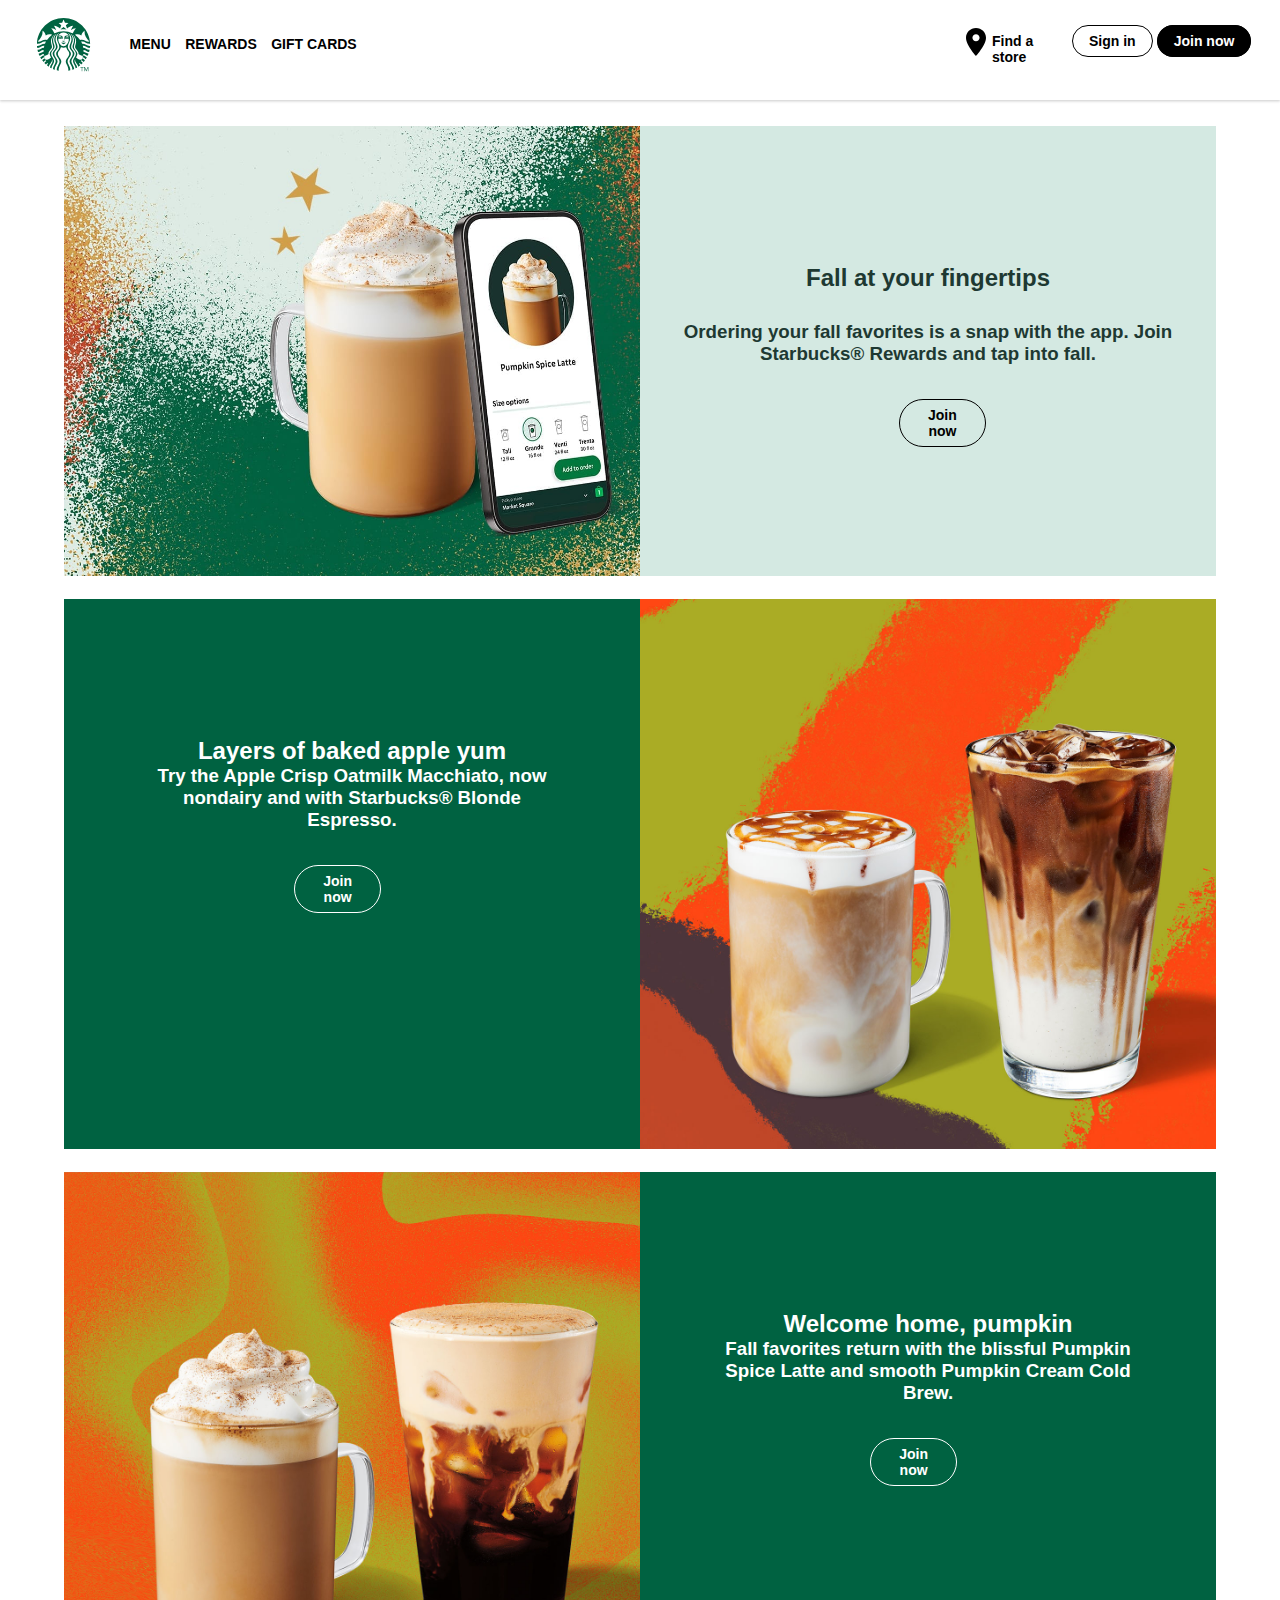
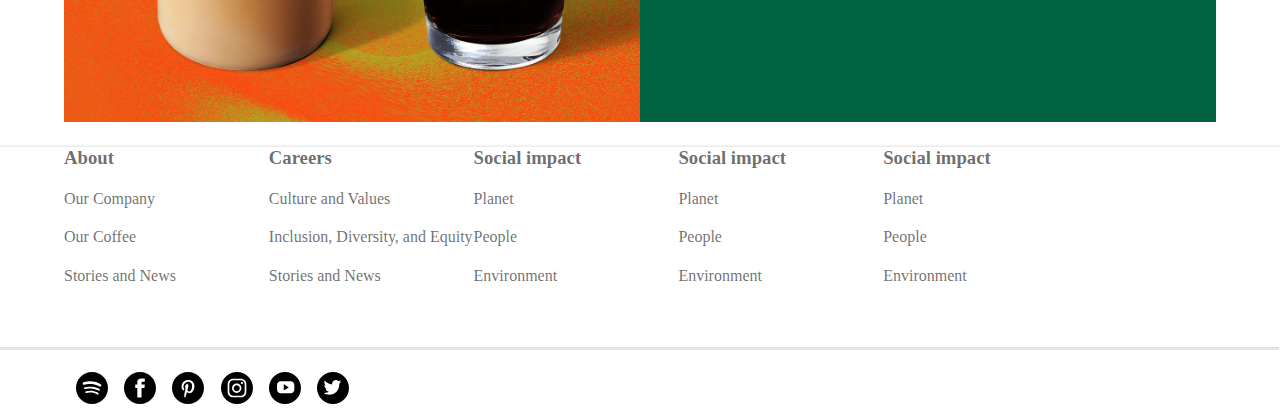
<file: index.html>
<!DOCTYPE html>
<html lang="en">

<head>
    <meta charset="UTF-8">
    <meta http-equiv="X-UA-Compatible" content="IE=edge">
    <meta name="viewport" content="width=device-width, initial-scale=1.0">
    <link rel="stylesheet" href="./assets/indexcss.css">
    <title>Document</title>
</head>

<body>
    <div class="navcss">
        <!-- sol teref -->
        <div class="leftnav">
            <div class="svgcss">
                <svg class="block" focusable="false" height="100%" viewBox="0 0 62 62" width="100%"
                    xmlns="http://www.w3.org/2000/svg">
                    <circle cx="31" cy="31" fill="#fff" r="30.002"></circle>
                    <path
                        d="M34.017 13.969c-.263-.047-1.531-.26-3.017-.26s-2.754.212-3.017.26c-.151.027-.209-.121-.094-.207.104-.077 3.11-2.365 3.11-2.365l3.109 2.365c.117.086.06.234-.091.207zm-5.194 14.856s-.159.057-.201.197c.63.484 1.064 1.585 2.378 1.585s1.748-1.101 2.377-1.585c-.041-.141-.2-.197-.2-.197s-.823.194-2.177.194-2.177-.194-2.177-.194zm2.177-1.853c-.365 0-.445-.138-.694-.137-.237.001-.697.19-.797.363.007.088.039.167.103.237.532.08.772.376 1.389.376s.856-.296 1.389-.376c.062-.07.096-.148.103-.237-.099-.173-.56-.361-.798-.363-.25-.002-.331.137-.695.137zm29.956 5.673c-.038.717-.102 1.428-.19 2.131-3.396.562-4.61-2.464-8.089-2.312.208.738.377 1.49.507 2.258 2.869-.002 4.025 2.68 7.217 2.285-.168.82-.37 1.629-.603 2.426-2.524.248-3.413-2.26-6.334-2.191.024.416.037.836.037 1.26l-.012.701 5.672 2.164c-.297.807-.629 1.596-.991 2.369-1.705-.094-2.293-2.281-4.887-2.107-.078.561-.177 1.115-.295 1.662 2.253-.158 2.738 1.916 4.352 2.084-.411.75-.854 1.48-1.325 2.191-.956-.512-1.785-2.057-3.598-2.152.186-.574.349-1.156.487-1.748-1.608 0-3.447-.627-4.989-2.031.5-2.846-3.917-5.744-3.917-7.828 0-2.264 1.145-3.517 1.145-6.569 0-2.265-1.1-4.722-2.759-6.401-.321-.326-.65-.59-1.028-.827 1.524 1.886 2.694 4.122 2.694 6.712 0 2.874-1.337 4.391-1.337 7.044 0 2.652 3.88 4.947 3.88 7.682 0 1.076-.344 2.127-1.478 4.191 1.742 1.74 4.011 2.689 5.475 2.689.475 0 .73-.145.9-.518.146-.322.285-.648.416-.977 1.577.061 2.299 1.494 3.172 2.066-.479.643-.982 1.264-1.509 1.865-.585-.648-1.371-1.738-2.522-2.041-.206.4-.424.795-.653 1.182.991.27 1.669 1.27 2.194 1.928-.566.586-1.155 1.148-1.768 1.688-.383-.596-.979-1.352-1.647-1.76-.247.334-.504.66-.769.977.568.385 1.069 1.078 1.396 1.643-.708.568-1.44 1.107-2.198 1.611-.374-3.047-4.533-5.135-3.412-8.67-.368.623-.807 1.402-.807 2.34 0 2.559 2.726 4.59 2.943 7.133-.565.338-1.143.656-1.732.957-.098-2.795-2.984-5.854-2.984-8.148 0-2.561 3.354-5.133 3.354-8.156 0-3.025-3.87-5.119-3.87-7.775 0-2.654 1.646-4.181 1.646-7.583 0-2.492-1.184-5.014-3.013-6.625-.324-.286-.643-.513-1.026-.712 1.725 2.069 2.725 3.946 2.725 6.794 0 3.199-1.886 4.975-1.886 8.107 0 3.133 3.798 4.875 3.798 7.795s-3.535 5.381-3.535 8.381c0 2.729 3.116 5.453 3.162 8.691-.681.297-1.375.568-2.081.814.396-3.271-3.111-6.645-3.111-9.314 0-2.918 3.667-5.426 3.667-8.572 0-3.148-3.728-4.611-3.728-7.842 0-3.229 2.287-5.017 2.287-8.585 0-2.781-1.373-5.282-3.379-6.832l-.127-.096c-.189-.14-.345.029-.211.195 1.42 1.773 2.179 3.566 2.179 6.221 0 3.264-2.627 5.916-2.627 9.078 0 3.732 3.528 4.799 3.528 7.861 0 3.061-3.783 5.51-3.783 8.76 0 3.014 3.58 6.359 2.966 9.838-.718.186-1.446.348-2.185.48.672-4.332-2.84-7.443-2.84-10.277 0-3.068 3.918-5.803 3.918-8.801 0-2.828-2.812-3.752-3.182-6.645-.051-.395-.368-.688-.805-.615-.571.104-1.303.48-2.453.48s-1.882-.377-2.454-.48c-.436-.072-.753.221-.804.615-.369 2.893-3.183 3.816-3.183 6.645 0 2.998 3.919 5.732 3.919 8.801 0 2.834-3.512 5.945-2.841 10.277-.738-.133-1.467-.295-2.185-.48-.614-3.479 2.967-6.824 2.967-9.838 0-3.25-3.784-5.699-3.784-8.76 0-3.062 3.529-4.129 3.529-7.861 0-3.162-2.628-5.813-2.628-9.078 0-2.654.759-4.447 2.18-6.221.133-.166-.022-.335-.212-.195l-.126.096c-2.004 1.546-3.376 4.047-3.376 6.828 0 3.568 2.287 5.356 2.287 8.585 0 3.23-3.728 4.693-3.728 7.842 0 3.146 3.667 5.654 3.667 8.572 0 2.67-3.507 6.043-3.11 9.314-.707-.246-1.401-.518-2.082-.814.047-3.238 3.161-5.963 3.161-8.691 0-3-3.533-5.461-3.533-8.381s3.796-4.662 3.796-7.795c0-3.132-1.885-4.908-1.885-8.107 0-2.848.999-4.725 2.724-6.794-.384.199-.702.426-1.025.712-1.829 1.611-3.012 4.133-3.012 6.625 0 3.402 1.646 4.929 1.646 7.583 0 2.656-3.87 4.75-3.87 7.775 0 3.023 3.354 5.596 3.354 8.156 0 2.295-2.888 5.354-2.985 8.148-.589-.301-1.167-.619-1.732-.957.218-2.543 2.943-4.574 2.943-7.133 0-.938-.438-1.717-.807-2.34 1.121 3.535-3.038 5.623-3.412 8.67-.758-.504-1.491-1.043-2.198-1.611.326-.564.827-1.258 1.396-1.643-.266-.316-.522-.643-.769-.977-.669.408-1.266 1.164-1.648 1.76-.611-.539-1.201-1.102-1.767-1.688.525-.658 1.203-1.658 2.194-1.928-.229-.387-.447-.781-.653-1.182-1.151.303-1.938 1.393-2.522 2.041-.527-.602-1.031-1.223-1.509-1.865.873-.572 1.595-2.006 3.171-2.066.132.328.271.654.417.977.17.373.426.518.9.518 1.464 0 3.732-.949 5.475-2.689-1.134-2.064-1.478-3.115-1.478-4.191 0-2.734 3.88-5.029 3.88-7.682 0-2.653-1.337-4.17-1.337-7.044 0-2.59 1.17-4.826 2.694-6.712-.378.237-.707.501-1.028.827-1.659 1.68-2.759 4.136-2.759 6.401 0 3.052 1.146 4.305 1.146 6.569 0 2.084-4.418 4.982-3.918 7.828-1.542 1.404-3.381 2.031-4.99 2.031.14.592.303 1.174.487 1.748-1.812.096-2.641 1.641-3.598 2.152-.472-.711-.914-1.441-1.325-2.191 1.613-.168 2.099-2.242 4.353-2.084-.118-.547-.218-1.102-.296-1.662-2.594-.174-3.182 2.014-4.887 2.107-.362-.773-.694-1.562-.991-2.369l5.673-2.164-.012-.701c0-.424.013-.844.036-1.26-2.921-.068-3.81 2.439-6.334 2.191-.232-.797-.435-1.605-.602-2.426 3.19.395 4.347-2.287 7.217-2.285.13-.768.299-1.52.506-2.258-3.479-.151-4.693 2.875-8.088 2.312-.089-.703-.152-1.414-.19-2.131 3.947.441 5.427-2.804 9.021-2.407.339-.859.733-1.69 1.177-2.49-4.506-.792-6.036 2.976-10.23 2.397.453-16.171 13.706-29.143 29.989-29.143s29.536 12.972 29.989 29.147c-4.195.579-5.725-3.188-10.23-2.397.443.8.837 1.631 1.177 2.49 3.592-.398 5.072 2.848 9.02 2.407zm-42.852-12.583c-2.209-.903-4.883-.695-7.167.772-.354-2.125-1.507-4.013-3.149-5.152-.227-.157-.463-.008-.442.255.347 4.49-2.278 8.389-5.506 11.816 3.327 1 6.159-3.284 10.474-1.789 1.548-2.305 3.514-4.308 5.79-5.902zm12.896-2.716c-2.785 0-5.118 1.575-5.729 3.61-.047.156.017.257.197.176.501-.225 1.071-.333 1.69-.333 1.136 0 2.137.417 2.729 1.143.262.864.284 2.115-.012 2.829-.468-.105-.636-.467-1.093-.467s-.811.321-1.586.321c-.774 0-.865-.366-1.374-.366-.599 0-.709.617-.709 1.313 0 3.103 2.852 7.373 5.886 7.373 3.033 0 5.885-4.27 5.885-7.373 0-.696-.143-1.292-.769-1.373-.312.225-.599.426-1.313.426-.775 0-.989-.321-1.445-.321-.551 0-.496 1.162-1.15 1.227-.436-1.048-.457-2.392-.095-3.589.593-.726 1.593-1.143 2.729-1.143.619 0 1.193.109 1.689.333.181.081.244-.021.197-.176-.61-2.035-2.942-3.61-5.727-3.61zm4.434 4.452c-.668 0-1.451.205-1.943.753-.051.149-.051.371.021.519 1.211-.415 2.279-.431 2.795.146.275-.25.363-.475.363-.736 0-.403-.41-.682-1.236-.682zm-9.741 1.418c.584-.585 1.815-.56 3.094-.088.056-.636-1.083-1.331-2.221-1.331-.827 0-1.236.279-1.236.683 0 .261.088.487.363.736zm19.194-10.504c-2.199.157-4.109.912-5.654 2.17.656-1.86 1.489-3.487 2.545-5.064-2.8.297-5.141 1.321-6.849 3.071l-1.337-3.505 2.968-2.621-3.974-.281-1.586-3.696-1.587 3.696-3.974.281 2.968 2.621-1.336 3.505c-1.709-1.75-4.05-2.774-6.848-3.071 1.054 1.578 1.887 3.205 2.543 5.064-1.544-1.259-3.454-2.014-5.653-2.17 1.319 1.696 2.488 3.504 3.354 5.448.098.219.308.291.535.178 3.012-1.497 6.406-2.339 9.997-2.339s6.984.843 9.998 2.339c.227.113.437.041.534-.178.867-1.944 2.036-3.752 3.356-5.448zm4.801 13.254c4.313-1.495 7.146 2.788 10.473 1.789-3.228-3.427-5.852-7.326-5.505-11.816.021-.263-.216-.413-.442-.255-1.643 1.139-2.796 3.027-3.149 5.152-2.285-1.467-4.958-1.676-7.167-.772 2.273 1.592 4.24 3.595 5.79 5.902z"
                        fill="#006341"></path>
                    <g fill="#006341">
                        <path
                            d="M53.595 57.01h-1.526v4.105h-.547v-4.105h-1.522v-.51h3.595v.51zM54.236 56.5h.811l1.57 3.618h.011l1.574-3.618h.798v4.615h-.551v-3.869h-.012l-1.653 3.869h-.333l-1.659-3.869h-.011v3.869h-.545v-4.615z">
                        </path>
                    </g>
                </svg>
            </div>
            <div class="ulcss">
                <ul>
                    <li><a href="#" style="text-decoration: none;" class="ulleft">MENU</a></li>
                    <li><a href="#" style="text-decoration: none;" class="ulleft">REWARDS</a></li>
                    <li><a href="#" style="text-decoration: none;" class="ulleft">GIFT CARDS</a></li>
                </ul>
            </div>
        </div>
        <!-- sag teref -->
        <div class="rightnav">
            <div class="lociconcss">
                <svg aria-hidden="true" class="valign-middle pr2" focusable="false" preserveAspectRatio="xMidYMid meet"
                    style="width:32px;height:32px;overflow:visible;fill:currentColor" viewBox="0 0 24 24">
                    <path
                        d="M12,11.475 C10.5214286,11.475 9.32142857,10.299 9.32142857,8.85 C9.32142857,7.401 10.5214286,6.225 12,6.225 C13.4785714,6.225 14.6785714,7.401 14.6785714,8.85 C14.6785714,10.299 13.4785714,11.475 12,11.475 M12,1.5 C7.85357143,1.5 4.5,4.7865 4.5,8.85 C4.5,14.3625 12,22.5 12,22.5 C12,22.5 19.5,14.3625 19.5,8.85 C19.5,4.7865 16.1464286,1.5 12,1.5">
                    </path>
                </svg>
                <a href="#" class="icona" style="text-decoration:none;"> Find a store</a>
            </div>
            <div class="navrighta">
                <a href="#" class="navlefta1" style="text-decoration:none;"> Sign in</a>
                <a href="#" class="navlefta2" style="text-decoration:none;"> Join now</a>
            </div>
        </div>
    </div>
    <main>
        <section class="secdiv1">
            <div class="sec1img"></div>
            <div class="firsth">
                <h2>Fall at your fingertips</h2>
                <h3>Ordering your fall favorites is a snap with the app. Join <br> Starbucks® Rewards and tap into fall.
                </h3>
                <a href="#" style="text-decoration:none;" class="firstimga">Join now</a>
            </div>
        </section>
        <section class="secdiv2">
            <div class="secondh">
                <h2>Layers of baked apple yum</h2>
                <h3>Try the Apple Crisp Oatmilk Macchiato, now <br> nondairy and with Starbucks® Blonde <br> Espresso.
                </h3>
                <a href="#" style="text-decoration:none;" class="secondimga">Join now</a>
            </div>
            <div class="sec2img"></div>
        </section>
        <section class="secdiv3">
            <div class="sec3img"></div>
            <div class="secondh">
                <h2>Welcome home, pumpkin</h2>
                <h3>Fall favorites return with the blissful Pumpkin <br> Spice Latte and smooth Pumpkin Cream Cold <br>
                    Brew.</h3>
                <a href="#" style="text-decoration:none;" class="thirdimga">Join now</a>
            </div>
        </section>
    </main>
    <footer>
        <section class="footersec1">
            <div class="footclass">
                <h3>About</h3>
                <a href="#" style="text-decoration: none;">Our Company</a>
                <a href="#" style="text-decoration: none;">Our Coffee</a>
                <a href="#" style="text-decoration: none;">Stories and News</a>
            </div>
            <div class="footclass">
                <h3>Careers</h3>
                <a href="#" style="text-decoration: none;">Culture and Values</a>
                <a href="#" style="text-decoration: none;">Inclusion, Diversity, and Equity</a>
                <a href="#" style="text-decoration: none;">Stories and News</a>
            </div>
            <div class="footclass">
                <h3>Social impact</h3>
                <a href="#" style="text-decoration: none;">Planet</a>
                <a href="#" style="text-decoration: none;">People</a>
                <a href="#" style="text-decoration: none;">Environment</a>
            </div>
            <div class="footclass">
                <h3>Social impact</h3>
                <a href="#" style="text-decoration: none;">Planet</a>
                <a href="#" style="text-decoration: none;">People</a>
                <a href="#" style="text-decoration: none;">Environment</a>
            </div>
            <div class="footclass">
                <h3>Social impact</h3>
                <a href="#" style="text-decoration: none;">Planet</a>
                <a href="#" style="text-decoration: none;">People</a>
                <a href="#" style="text-decoration: none;">Environment</a>
            </div>
        </section>
    </footer>

    <section class="lastsection">
        <a href="#"><svg aria-hidden="true" class="valign-middle absoluteCenter" focusable="false"
                preserveAspectRatio="xMidYMid meet" style="width:32px;height:32px;overflow:visible;fill:currentColor"
                viewBox="0 0 24 24">
                <path
                    d="M12,0 C18.6274131,0 24,5.37261901 24,12.0000716 C24,18.627381 18.6274131,24 12,24 C5.37258694,24 0,18.627381 0,12.0000716 C0,5.37261901 5.37258694,0 12,0 Z M11.0669976,14 C9.95068692,14.0009568 8.6027256,14.1878544 7.49869423,14.4956294 C7.1391459,14.5957759 6.94143571,14.9349663 7.01538732,15.323911 C7.08630361,15.6969088 7.39839046,15.9206437 7.74883281,15.8300653 C8.54008748,15.6259451 9.33810265,15.4781174 10.1468794,15.4098647 C11.1130794,15.3282166 12.0741744,15.3684028 13.0286469,15.5672606 C14.1176396,15.7941848 15.1397171,16.2280998 16.0883949,16.8908526 C16.3912378,17.1024678 16.747061,16.996421 16.9174532,16.6588253 C17.0846722,16.3276084 16.9922326,15.9219194 16.6909074,15.7184371 C16.4242125,15.5382372 16.1546202,15.3615456 15.8770258,15.205585 C14.3588102,14.3530642 12.7453957,14.0017542 11.0669976,14 Z M10.1375115,11.0003442 L9.77055252,11.0048078 C8.68426674,11.0479717 7.61755495,11.2034929 6.57584646,11.49243 C6.14064634,11.6131584 5.91075895,11.9889467 6.03234638,12.3691822 C6.15507681,12.7528185 6.57698947,12.9458793 7.02147652,12.8358765 C7.38895345,12.7448397 7.75828776,12.6556341 8.1321941,12.5915421 C9.5848138,12.3422374 11.0434343,12.3367438 12.5037693,12.5345134 C14.0365424,12.7419621 15.4914481,13.1568596 16.8266238,13.8930018 C17.2083883,14.103459 17.6680202,13.9939794 17.8937642,13.6477519 C18.1073637,13.320098 17.9912056,12.8938209 17.614156,12.6938277 C17.2519655,12.5018134 16.8857744,12.313069 16.5065817,12.1523159 C14.6039028,11.3459341 12.5917809,11.001407 10.504792,11.0032382 C10.2600455,11.0032382 10.0148704,10.9949978 9.77055252,11.0048078 Z M11.0635356,7.01538228 C10.2184059,6.97905829 9.3745573,7.0079312 8.53227456,7.09284241 C7.5586031,7.1912587 6.59774312,7.36511712 5.66051317,7.67557859 C5.1689799,7.83857086 4.89609567,8.38560397 5.0370218,8.90997339 C5.18164902,9.44769266 5.68015742,9.75008213 6.17923521,9.59003924 C7.37155569,9.20770594 8.59405429,9.0489049 9.83078786,9.00947629 C11.1386962,8.96771922 12.4379213,9.07187905 13.7249043,9.33685791 C15.0971547,9.61953308 16.4163087,10.0659767 17.6311204,10.8388705 C17.7602315,10.9209876 17.918809,10.947532 18.0638633,11 C18.0668526,10.9917728 18.0701267,10.9835455 18.0732584,10.9753183 C18.1337569,10.9681777 18.195252,10.9664702 18.2544694,10.9528099 C18.6473544,10.8626208 18.9228009,10.5436216 18.9889935,10.1064919 C19.0467875,9.72508998 18.8742597,9.30969253 18.5354676,9.11099719 C18.0779559,8.84244802 17.6178819,8.57219131 17.1390177,8.35455782 C15.1965147,7.47176064 13.154794,7.1054161 11.0635356,7.01538228 Z">
                </path>
                <circle class="sb-icon-hover" cx="50%" cy="50%" fill="transparent" r="75%"></circle>
            </svg></a>
        <a href="#"><svg aria-hidden="true" class="valign-middle absoluteCenter" focusable="false"
                preserveAspectRatio="xMidYMid meet" style="width:32px;height:32px;overflow:visible;fill:currentColor"
                viewBox="0 0 24 24">
                <path
                    d="M11.9997802,0 C18.6169827,0 24,5.38345699 24,12.0002198 C24,18.6169827 18.6169827,24 11.9997802,24 C5.38301731,24 0,18.6169827 0,12.0002198 C0,5.38345699 5.38301731,0 11.9997802,0 Z M15.4043684,4.8 L12.7777895,4.8 C11.2364211,4.8 9.98636842,5.96104896 9.98636842,7.39365487 L9.98636842,9.44903723 L8.59515789,9.44903723 C8.48763158,9.44903723 8.4,9.53002017 8.4,9.6303686 L8.4,11.7623327 C8.4,11.862241 8.48763158,11.9432239 8.59515789,11.9432239 L9.98636842,11.9432239 L9.98636842,19.0186686 C9.98636842,19.1190171 10.074,19.2 10.1815263,19.2 L12.9639474,19.2 C13.0719474,19.2 13.1591053,19.1190171 13.1591053,19.0186686 L13.1591053,11.9432239 L15.1765263,11.9432239 C15.2778947,11.9432239 15.3626842,11.8714836 15.3707368,11.7772969 L15.5649474,9.64533284 C15.5748947,9.53970292 15.4844211,9.44903723 15.3702632,9.44903723 L13.1591053,9.44903723 L13.1591053,7.93632863 C13.1591053,7.58202824 13.4688947,7.29462681 13.8502105,7.29462681 L15.4043684,7.29462681 C15.5123684,7.29462681 15.6,7.21320374 15.6,7.11329543 L15.6,4.98133138 C15.6,4.88142307 15.5123684,4.8 15.4043684,4.8 Z">
                </path>
                <circle class="sb-icon-hover" cx="50%" cy="50%" fill="transparent" r="75%"></circle>
            </svg></a>
        <a href="#"><svg aria-hidden="true" class="valign-middle absoluteCenter" focusable="false"
                preserveAspectRatio="xMidYMid meet" style="width:32px;height:32px;overflow:visible;fill:currentColor"
                viewBox="0 0 24 24">
                <path
                    d="M11.9997802,0 C18.6169827,0 24,5.38345699 24,12.0002198 C24,18.6169827 18.6169827,24 11.9997802,24 C5.38301731,24 0,18.6169827 0,12.0002198 C0,5.38345699 5.38301731,0 11.9997802,0 Z M16.7437635,9.80095875 C16.4076853,7.09999459 13.974973,5.72453915 11.3823151,6.04599103 C9.33308638,6.29999351 7.2896388,8.13734924 7.20446304,10.7614723 C7.15898457,12.1352202 7.45420918,13.2152643 8.40655904,13.7079011 C8.73839766,13.8799397 9.11455851,13.647282 9.1538704,13.2438663 C9.21707776,12.5937053 8.71874171,12.2918906 8.62315986,11.6344724 C8.11827183,8.17406221 12.2275208,5.81162572 14.3781126,8.22870476 C15.8661833,9.90298663 14.8864693,15.0504856 12.4865168,14.5160131 C10.1875419,14.0041661 13.6123015,9.9059749 11.7765903,9.10213176 C10.2854362,8.44855564 9.49303183,11.1017076 10.2002605,12.420386 C9.82795373,14.4553941 9.06985087,16.3845322 9.18046374,18.814845 C9.19780722,19.1905125 9.62831098,19.3377913 9.8410577,19.0449414 C10.5737235,18.0396038 10.8832083,16.5651088 11.1456729,15.0398132 C11.7349659,15.4359717 12.0506173,15.8487791 12.8017828,15.9128133 C15.5732712,16.14974 17.121466,12.8489885 16.7437635,9.80095875 Z">
                </path>
                <circle class="sb-icon-hover" cx="50%" cy="50%" fill="transparent" r="75%"></circle>
            </svg></a>
        <a href="#"><svg aria-hidden="true" class="valign-middle absoluteCenter" focusable="false"
                preserveAspectRatio="xMidYMid meet" style="width:32px;height:32px;overflow:visible;fill:currentColor"
                viewBox="0 0 24 24">
                <path
                    d="M11.9997802,0 C18.6169827,0 24,5.38345699 24,12.0002198 C24,18.6169827 18.6169827,24 11.9997802,24 C5.38301731,24 0,18.6169827 0,12.0002198 C0,5.38345699 5.38301731,0 11.9997802,0 Z M15,5 L9,5 C6.790861,5 5,6.790861 5,9 L5,9 L5,15 C5,17.209139 6.790861,19 9,19 L9,19 L15,19 C17.209139,19 19,17.209139 19,15 L19,15 L19,9 C19,6.790861 17.209139,5 15,5 L15,5 Z M14.7647059,6.23529412 C16.4215601,6.23529412 17.7647059,7.57843987 17.7647059,9.23529412 L17.7647059,9.23529412 L17.7647059,14.7647059 L17.7596132,14.9409787 C17.6683668,16.5157859 16.3623868,17.7647059 14.7647059,17.7647059 L14.7647059,17.7647059 L9.23529412,17.7647059 L9.05902133,17.7596132 C7.48421408,17.6683668 6.23529412,16.3623868 6.23529412,14.7647059 L6.23529412,14.7647059 L6.23529412,9.23529412 L6.24038681,9.05902133 C6.33163324,7.48421408 7.63761323,6.23529412 9.23529412,6.23529412 L9.23529412,6.23529412 Z M11.7941176,8.70588235 C9.86112102,8.70588235 8.29411765,10.2728857 8.29411765,12.2058824 C8.29411765,14.138879 9.86112102,15.7058824 11.7941176,15.7058824 C13.7271143,15.7058824 15.2941176,14.138879 15.2941176,12.2058824 C15.2941176,10.2728857 13.7271143,8.70588235 11.7941176,8.70588235 Z M11.7941176,9.94117647 C13.0448802,9.94117647 14.0588235,10.9551198 14.0588235,12.2058824 C14.0588235,13.4566449 13.0448802,14.4705882 11.7941176,14.4705882 C10.5433551,14.4705882 9.52941176,13.4566449 9.52941176,12.2058824 C9.52941176,10.9551198 10.5433551,9.94117647 11.7941176,9.94117647 Z M15.7058824,7.47058824 C15.2510596,7.47058824 14.8823529,7.83929491 14.8823529,8.29411765 C14.8823529,8.74894038 15.2510596,9.11764706 15.7058824,9.11764706 C16.1607051,9.11764706 16.5294118,8.74894038 16.5294118,8.29411765 C16.5294118,7.83929491 16.1607051,7.47058824 15.7058824,7.47058824 Z">
                </path>
                <circle class="sb-icon-hover" cx="50%" cy="50%" fill="transparent" r="75%"></circle>
            </svg></a>
        <a href="#"><svg aria-hidden="true" class="valign-middle absoluteCenter" focusable="false"
                preserveAspectRatio="xMidYMid meet" style="width:32px;height:32px;overflow:visible;fill:currentColor"
                viewBox="0 0 24 24">
                <path
                    d="M11.9997802,0 C18.6169827,0 24,5.38345699 24,12.0002198 C24,18.6169827 18.6169827,24 11.9997802,24 C5.38301731,24 0,18.6169827 0,12.0002198 C0,5.38345699 5.38301731,0 11.9997802,0 Z M16.1700158,7 L8.82998416,7 C7.26701245,7 6,8.25308368 6,9.79887301 L6,13.201127 C6,14.7469163 7.26701245,16 8.82998416,16 L16.1700158,16 C17.7329875,16 19,14.7469163 19,13.201127 L19,9.79887301 C19,8.25308368 17.7329875,7 16.1700158,7 Z M11.3262463,9.28078768 L14.5709798,11.3486057 C14.7141036,11.4390048 14.689657,11.6696954 14.5443107,11.7571306 L11.3218015,13.7217059 C11.1822335,13.8056832 11.0555556,13.6925608 11.0555556,13.5162084 L11.0555556,9.4838152 C11.0555556,9.30499291 11.1857894,9.19236451 11.3262463,9.28078768 Z">
                </path>
                <circle class="sb-icon-hover" cx="50%" cy="50%" fill="transparent" r="75%"></circle>
            </svg></a>
        <a href="#"><svg aria-hidden="true" class="valign-middle absoluteCenter" focusable="false"
                preserveAspectRatio="xMidYMid meet" style="width:32px;height:32px;overflow:visible;fill:currentColor"
                viewBox="0 0 24 24">
                <path
                    d="M11.9997256,5.63636363e-05 C18.6169281,5.63636363e-05 23.9999455,5.38351336 23.9999455,12.0002762 C23.9999455,18.6170391 18.6169281,24.0000564 11.9997256,24.0000564 C5.38296277,24.0000564 -5.4545455e-05,18.6170391 -5.4545455e-05,12.0002762 C-5.4545455e-05,5.38351336 5.38296277,5.63636363e-05 11.9997256,5.63636363e-05 Z M13.9328526,6.00566601 C13.5495281,6.03127502 13.1735596,6.14210744 12.8335533,6.32472904 C12.4927297,6.50777046 12.1882769,6.76218124 11.946758,7.0690695 C11.6958398,7.38645324 11.5111249,7.7613523 11.4167241,8.15892163 C11.3251839,8.5426369 11.3329485,8.92173415 11.3885264,9.30964762 C11.3971083,9.37388005 11.3913871,9.38269626 11.3349918,9.37388005 C9.19237982,9.04642063 7.41674584,8.25883873 5.9745796,6.57116325 C5.9120544,6.49769479 5.8781355,6.49769479 5.82705282,6.5766209 C5.19607955,7.54808386 5.50216697,9.10897377 6.2904749,9.8759845 C6.39550089,9.9780007 6.50297885,10.0804367 6.61944736,10.1736367 C6.57735523,10.1824529 6.0530426,10.124098 5.58553391,9.8759845 C5.5230087,9.83526198 5.49154177,9.85835207 5.48582051,9.93140071 C5.48009925,10.0363556 5.4890898,10.1329142 5.50298429,10.2471052 C5.62394808,11.2315825 6.28761427,12.1425914 7.19688598,12.497759 C7.3047726,12.544359 7.42410175,12.5855013 7.5401616,12.6056527 C7.33337891,12.6522527 7.12005763,12.6858382 6.52586389,12.6379788 C6.45189617,12.6232851 6.42369853,12.6614887 6.45189617,12.7341175 C6.89856313,13.983921 7.86218682,14.3558813 8.58347427,14.5678903 C8.67991837,14.5851029 8.77677113,14.5851029 8.87362389,14.6086128 C8.86749397,14.617429 8.86218137,14.617429 8.85646011,14.6262452 C8.6169845,15.0007245 7.78740177,15.2799046 7.40121671,15.4184451 C6.69831902,15.6711766 5.93289613,15.784528 5.18994963,15.7093802 C5.07102915,15.691328 5.04650946,15.6925874 5.0142252,15.7093802 C4.98153229,15.7299514 5.01013859,15.758919 5.0481441,15.7908253 C5.19894018,15.8932613 5.35218822,15.9839424 5.50870555,16.0712649 C5.98030086,16.3281946 6.47192058,16.5326468 6.98642534,16.6783243 C9.64190741,17.4319008 12.6333092,16.8781585 14.627577,14.8428722 C16.1935677,13.2446184 16.7424,11.0405645 16.7424,8.833572 C16.7424,8.74708913 16.8417047,8.69964949 16.9009607,8.65388914 C17.3083961,8.33944413 17.632056,7.96328561 17.9356914,7.54304602 C17.9906155,7.46747846 17.9987836,7.39862802 17.9998539,7.35648483 L17.9999455,7.31844244 C17.9999455,7.28317758 18.0043466,7.29367307 17.9512206,7.31844244 C17.5380639,7.5107199 17.0836323,7.62700997 16.6377827,7.70383699 C16.8494693,7.66731267 17.161278,7.27394155 17.2859197,7.11482985 C17.476356,6.87217402 17.634508,6.59551279 17.7231875,6.29660111 C17.7350387,6.27351103 17.7432119,6.24412364 17.7207355,6.22649121 C17.6921292,6.21473626 17.6737395,6.22061374 17.6512631,6.23236869 C17.1535134,6.50609118 16.6390087,6.70508575 16.0914023,6.84572538 C16.0460409,6.85706051 16.0125307,6.84572538 15.9839244,6.81633799 C15.9381543,6.76386052 15.8956535,6.71432179 15.8474315,6.67317945 C15.6173551,6.47166596 15.3705235,6.31381373 15.0918164,6.19752365 C14.7260644,6.04428943 14.3268022,5.97963719 13.9328526,6.00566601 Z">
                </path>
                <circle class="sb-icon-hover" cx="50%" cy="50%" fill="transparent" r="75%"></circle>
            </svg></a>
    </section>


</body>

</html>
</file>
<file: assets/indexcss.css>
*{
    padding: 0%;
    margin: 0%;
    box-sizing: border-box;
}
body {
    width: 100%;
        background-color: #fff;
}
.navcss{
    width: 100%;
    height: 100px;
    display: flex;
    flex-direction: row;
    box-shadow: 0 1px 3px rgb(0 0 0 / 10%), 0 2px 2px rgb(0 0 0 / 6%), 0 0 2px rgb(0 0 0 / 7%);
}
/* sol */
.leftnav{
    width: 45%;
    display: flex;
    flex-direction: row;
}
.svgcss{
    width: 12%;
    height: 55%;
    margin: 3%;
    margin-left: 5%;
}
ul{
    list-style: none;
    display: flex;
    flex-direction: none;
    padding-top: 12%;
    padding-left: 0%;
}
.ulcss{
    width: 50%;
}
ul>li{
    padding-left: 5%;
    text-align: center; 
}

.ulleft{
    color: black;
    font-size: 14px;
    font-family:Arial, Helvetica, sans-serif;
    font-weight: bold;
}
/* sag */
.rightnav{
    display: flex;
    flex-direction: row;
    width: 25%;
    margin-left: 30%;
}
.lociconcss { 
    width: 30%;
    height: 40%;
    padding-top: 8%;
    padding-left: 0%;
    display: flex;
    flex-direction: row;
    font-size: 15px;
}

.icona{
    color: black;
    font-size: 14px;
    font-family:Arial, Helvetica, sans-serif;
    font-weight: 600;
    padding-top: 8%;
}
.navrighta{
    padding-left: 5%;
    width: 70%;
    padding-top: 10%;
}
.navlefta1{
    border: 1px solid black; 
    padding: 7px 16px;
    border-radius: 50px;
    text-align: center;
    font-family:Arial, Helvetica, sans-serif;
    font-weight: bold;
    font-weight: 600;
    font-size: 14px;
    color: black;
    background-color: white;
}
.navlefta2{
    border: 1px solid black; 
    padding: 7px 16px;
    border-radius: 50px;
    text-align: center;
    font-family:Arial, Helvetica, sans-serif;
    font-weight: bold;
    font-weight: 600;
    font-size: 14px;
    color: white;
    background-color: black;

}
/* hoverler */
.ulleft:hover {
color: #00754a;
}
.lociconcss:hover{
color: #00754a;
} 
.icona:hover {
    color: #00754a;
} 
.navlefta1:hover{
    background-color: rgba(0,0,0,.06);
}
.navlefta2:hover{
    background-color: rgba(0,0,0,.7);
    border-color: rgba(0,0,0,.7);
}
/* orta hisse */
main{
    width: 90%;
    margin: 2% 5%;
}
/* birinci section */
.secdiv1{
    width: 100%;
    height: 450px;
    display: flex;
    flex-direction: row;
}
.sec1img{
    width: 50%;
    height: 100%;
    background-image: url(../IMAGES/img1.jpg);
    background-size: cover;
    
}
.firsth{
    width: 50%;
    height: 450px;
    color: #1e3932;
    font-family:Arial, Helvetica, sans-serif;
    text-align: center;
    align-items: center;
    padding-top: 12%;
    padding-bottom: 150px;
    background-color: #d4e9e2;
}
.firsth h3 {
    padding-top: 5%;
}
.firstimga{
    border: 1px solid black; 
    padding: 7px 16px;
    border-radius: 50px;
    text-align: center;
    font-family:Arial, Helvetica, sans-serif;
    font-weight: bold;
    font-size: 14px;
    color: black;
    background-color: none;
    width: 15%;
    display: flex;
    justify-content: center;
    margin-left: 45%;
    margin-top: 6%;
}
/* ikinci section */
.secdiv2{
    width: 100%;
    height: 550px;
    display: flex;
    flex-direction: row;
    margin-top:2%;
    color:white;
}
.secondh{
    width: 50%;
    height: 550px;
    color: white;
    font-family:Arial, Helvetica, sans-serif;
    text-align: center;
    align-items: center;
    padding-top: 12%;
    padding-bottom: 150px;
    background-color:#006241;
}
.sec2img{
    width: 50%;
    height: 100%;
    background-image: url(../IMAGES/img2.jpg);
    background-size: cover;
    
}
.secondimga{
    border: 1px solid white; 
    padding: 7px 16px;
    border-radius: 50px;
    text-align: center;
    font-family:Arial, Helvetica, sans-serif;
    font-weight: bold;
    font-size: 14px;
    color: white;
    background-color: none;
    width: 15%;
    display: flex;
    justify-content: center;
    margin-left: 40%;
    margin-top: 6%;
}
/* ucuncu section */
.secdiv3{
    width: 100%;
    height: 550px;
    display: flex;
    flex-direction: row;
    margin-top:2%;
}
.sec3img{
    width: 50%;
    height: 100%;
    background-image: url(../IMAGES/img3.jpg);
    background-size: cover;
}
.thirdimga{
    border: 1px solid white; 
    padding: 7px 16px;
    border-radius: 50px;
    text-align: center;
    font-family:Arial, Helvetica, sans-serif;
    font-weight: bold;
    font-size: 14px;
    color: white;
    background-color: none;
    width: 15%;
    display: flex;
    justify-content: center;
    margin-left: 40%;
    margin-top: 6%;
}
/* section hover */
section a:hover{
    background-color: hsla(0,0%,100%,.12);
}
/* son1 */
footer{
    margin-top: 2%;
    box-shadow: -1px 3px rgb(0 0 0 / 10%), 0 -2px 2px rgb(0 0 0 / 6%), 0 0 2px rgb(0 0 0 / 7%);
    width: 100%;
    height: 200px;
    /* background-color: yellow; */
}
.footersec1{
    width: 80%;
    height: 100%;
    margin-left: 5%;
    display: flex;
}
.footclass{
    width: 20%;
    height: 100%;
    color: rgba(0,0,0,.58);
}
footer>section>div a{
    color: rgba(0,0,0,.58);
    display: block;
    padding-top: 10%;
}
footer a:hover{
    color: black;
}
.lastsection{
    padding-left: 5%;
}
section>a>svg{
    color: black !important;
    margin-left: 1%;
    margin-top: 2%;
}
</file>
